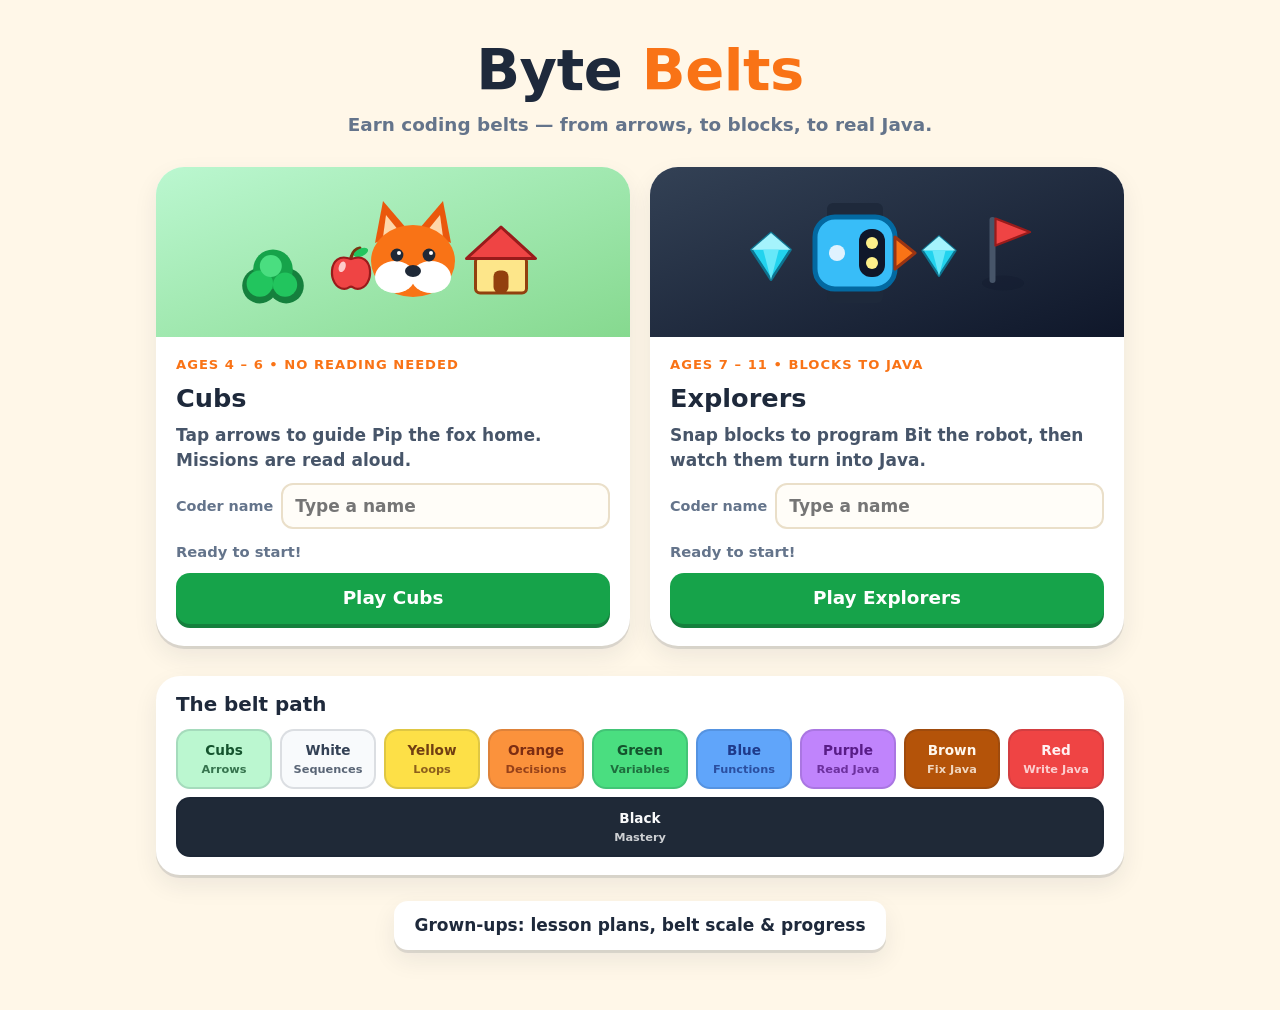
<file: index.html>
<!doctype html>
<html lang="en">
<head>
<meta charset="utf-8">
<meta name="viewport" content="width=device-width, initial-scale=1">
<title>Byte Belts</title>
<link rel="stylesheet" href="css/style.css">
</head>
<body>
<main class="home">
  <div class="home-hero">
    <h1>Byte <span>Belts</span></h1>
    <p>Earn coding belts — from arrows, to blocks, to real Java.</p>
  </div>

  <div class="tracks">
    <section class="track cubs">
      <div class="track-art" id="artCubs"></div>
      <div class="track-body">
        <span class="age">Ages 4 – 6 &bull; no reading needed</span>
        <h2>Cubs</h2>
        <p>Tap arrows to guide Pip the fox home. Missions are read aloud.</p>
        <div class="name-row"><label for="nameJunior">Coder name</label><input id="nameJunior" maxlength="20" autocomplete="off" placeholder="Type a name"></div>
        <div class="track-progress" id="progJunior"></div>
        <a class="btn btn-go" href="junior.html">Play Cubs</a>
      </div>
    </section>

    <section class="track explorers">
      <div class="track-art" id="artExplorers"></div>
      <div class="track-body">
        <span class="age">Ages 7 – 11 &bull; blocks to Java</span>
        <h2>Explorers</h2>
        <p>Snap blocks to program Bit the robot, then watch them turn into Java.</p>
        <div class="name-row"><label for="nameExplorer">Coder name</label><input id="nameExplorer" maxlength="20" autocomplete="off" placeholder="Type a name"></div>
        <div class="track-progress" id="progExplorer"></div>
        <a class="btn btn-go" href="explorer.html">Play Explorers</a>
      </div>
    </section>
  </div>

  <section class="path">
    <h3>The belt path</h3>
    <div class="path-steps" id="pathSteps"></div>
  </section>

  <div class="home-foot">
    <a href="parents.html">Grown-ups: lesson plans, belt scale &amp; progress</a>
  </div>
</main>

<script src="js/engine.js"></script>
<script src="js/java.js"></script>
<script src="js/levels-explorer.js"></script>
<script src="js/levels-junior.js"></script>
<script src="js/store.js"></script>
<script src="js/ui.js"></script>
<script>
(function () {
  var BB = window.BB, store = BB.store, S = BB.ui.SPRITES;
  function scene(parts) {
    return '<svg viewBox="0 0 320 150" width="100%" height="150" aria-hidden="true">' + parts.map(function (p) {
      return '<g transform="translate(' + p[1] + ',' + p[2] + ') scale(' + (p[3] || 1) + ')' + (p[4] ? ' rotate(' + p[4] + ')' : '') + '">' + S[p[0]] + '</g>';
    }).join('') + '</svg>';
  }
  document.getElementById('artCubs').innerHTML = scene([['bush', 40, 100, 1.1], ['apple', 118, 92, 1.1], ['pip', 180, 78, 2], ['home', 268, 86, 1.5]]);
  document.getElementById('artExplorers').innerHTML = scene([['gem', 44, 78, 1.3], ['bit', 128, 76, 2, 90], ['gem', 212, 78, 1.1], ['flag', 276, 76, 1.5]]);

  [['junior', 'nameJunior', 'progJunior', BB.junior], ['explorer', 'nameExplorer', 'progExplorer', BB.explorer]].forEach(function (t) {
    var input = document.getElementById(t[1]);
    input.value = store.track(t[0]).name || '';
    input.oninput = function () { store.track(t[0]).name = input.value.trim(); store.save(); };
    var done = t[3].levels.filter(function (l) { return store.isDone(t[0], l.id); }).length;
    var belt = store.currentBelt(t[0]);
    document.getElementById(t[2]).innerHTML = (belt ? BB.ui.beltHTML(belt, 44) + belt.name + ' &bull; ' : '') +
      (done ? done + ' of ' + t[3].levels.length + ' levels done' : 'Ready to start!');
  });

  var steps = [['Cubs', 'Arrows'], ['White', 'Sequences'], ['Yellow', 'Loops'], ['Orange', 'Decisions'], ['Green', 'Variables'],
               ['Blue', 'Functions'], ['Purple', 'Read Java'], ['Brown', 'Fix Java'], ['Red', 'Write Java'], ['Black', 'Mastery']];
  document.getElementById('pathSteps').innerHTML = steps.map(function (s, i) {
    var b = i === 0 ? { color: '#bbf7d0', ink: '#14532d' } : BB.explorer.belts[i - 1];
    return '<div class="path-step" style="background:' + b.color + ';color:' + b.ink + '">' + s[0] + '<small>' + s[1] + '</small></div>';
  }).join('');
})();
</script>
</body>
</html>
</file>
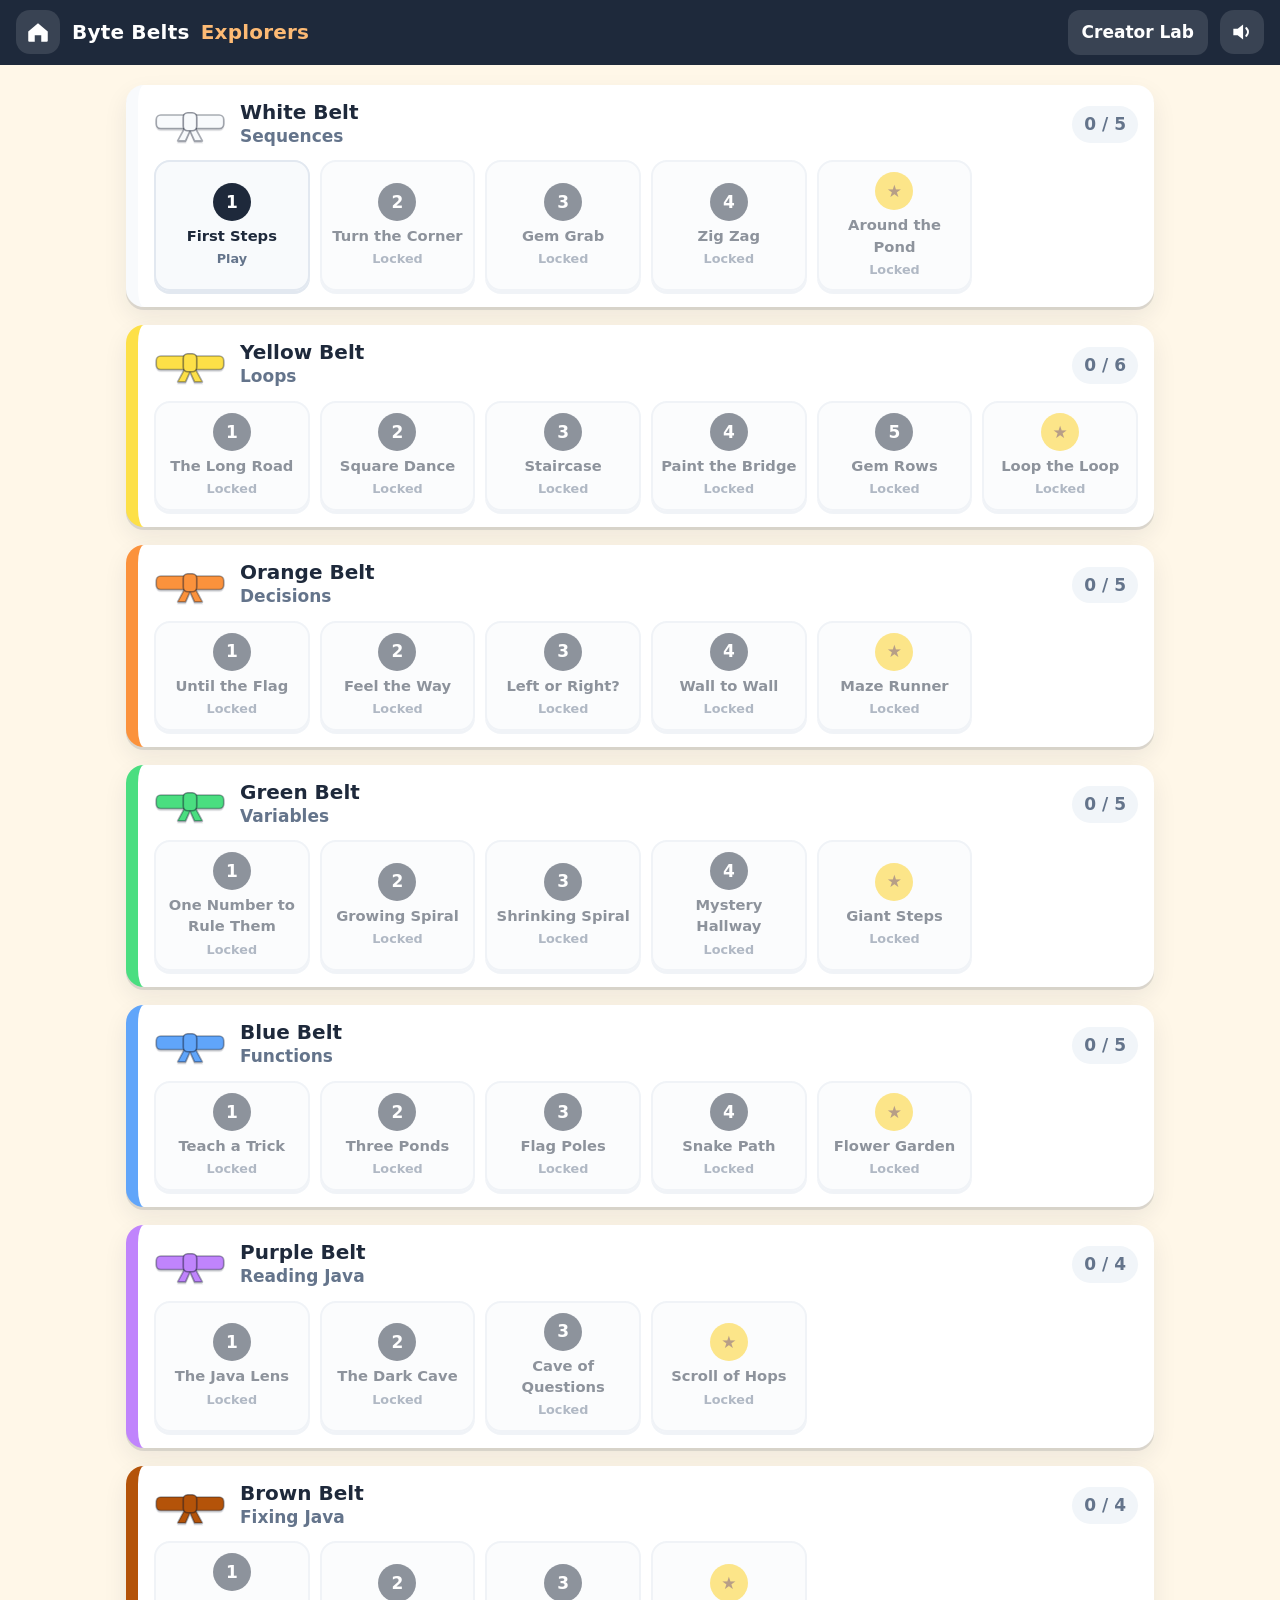
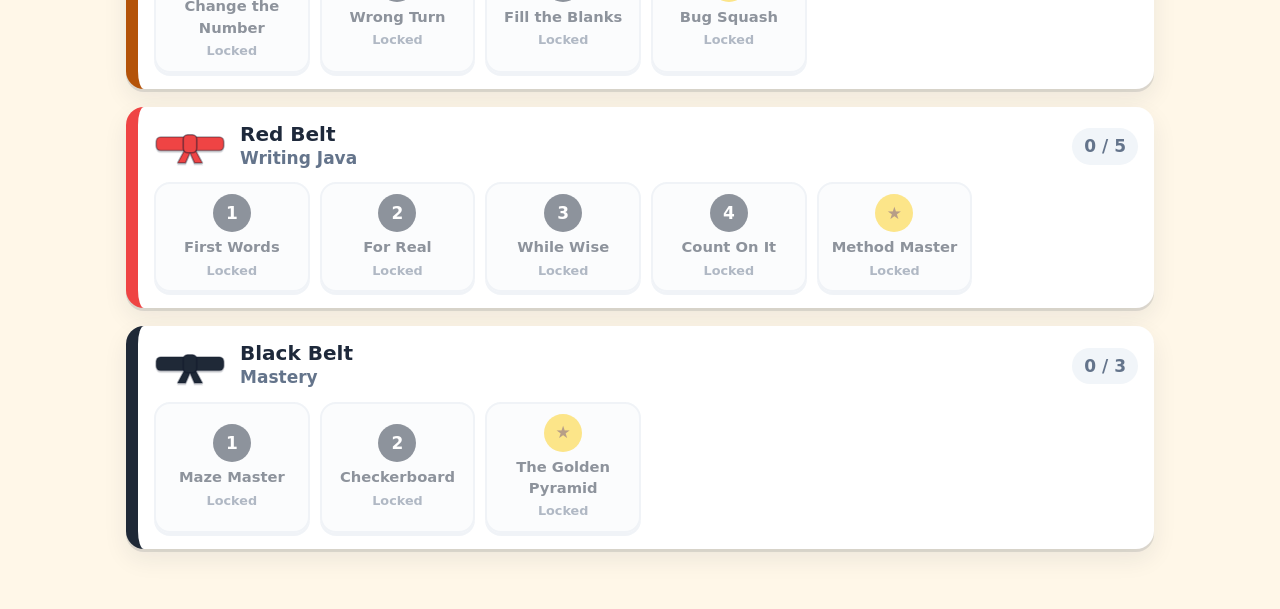
<file: explorer.html>
<!doctype html>
<html lang="en">
<head>
<meta charset="utf-8">
<meta name="viewport" content="width=device-width, initial-scale=1">
<title>Byte Belts Explorers</title>
<link rel="stylesheet" href="css/style.css">
</head>
<body class="explorer">
<header class="topbar">
  <a class="icon-btn" href="index.html" aria-label="Home">
    <svg viewBox="0 0 24 24" width="26" height="26" aria-hidden="true"><path d="M3 11.5 12 4l9 7.5V20a1 1 0 0 1-1 1h-5v-6H9v6H4a1 1 0 0 1-1-1z" fill="currentColor"/></svg>
  </a>
  <div class="brand">Byte Belts <span>Explorers</span></div>
  <div class="spacer"></div>
  <div id="beltChip" class="belt-chip"></div>
  <button id="labBtn" class="top-link">Creator Lab</button>
  <button id="soundBtn" class="icon-btn" aria-label="Sound on or off"></button>
</header>

<main id="map" class="map"></main>

<main id="play" hidden>
  <div class="play-grid">
    <section class="play-left">
      <div class="play-head">
        <button id="backBtn" class="btn btn-plain small">&#9664; Map</button>
        <h2 id="levelTitle"></h2>
      </div>
      <div id="board" class="board-host"></div>
      <div id="variantNote" class="variant-note" hidden></div>
      <div class="runbar">
        <button id="runBtn" class="btn btn-go">&#9654; Run</button>
        <button id="resetBtn" class="btn btn-plain">Reset</button>
        <label class="speed">Speed <input type="range" id="speed" min="1" max="3" step="1" value="1" aria-label="Speed"></label>
      </div>
      <div id="message" class="message" role="status" aria-live="polite" hidden></div>
      <div class="mission card">
        <h3>Mission</h3>
        <p id="mission"></p>
        <span id="rule" class="rule" hidden></span>
        <div id="scroll" class="scroll code" hidden></div>
        <div class="mission-foot">
          <button id="hintBtn" class="btn btn-plain small">Need a hint?</button>
          <button id="restartBtn" class="btn btn-plain small">Start over</button>
          <span id="counter" class="counter"></span>
        </div>
        <p id="hint" class="hint" hidden></p>
      </div>
    </section>

    <section class="play-right">
      <div class="workbar">
        <span id="modeTag" class="mode-tag">Blocks</span>
        <button id="lensBtn" class="btn btn-plain small" hidden>Java Lens</button>
      </div>
      <div id="blockWork" class="work">
        <div id="blockly"></div>
        <aside id="javaPanel" class="java-panel" hidden>
          <h3>Java Lens — your blocks as real Java</h3>
          <div id="javaView" class="code"></div>
        </aside>
      </div>
      <div id="javaWork" class="editor-wrap" hidden>
        <div class="editor">
          <pre id="editorView" class="code" aria-hidden="true"></pre>
          <textarea id="editorText" spellcheck="false" autocapitalize="off" autocomplete="off" autocorrect="off" aria-label="Java code editor"></textarea>
        </div>
        <aside class="cheat">
          <h3>Java cheat sheet</h3>
          <h4>Commands</h4>
          <code>hero.moveForward();</code><code>hero.turnLeft();</code><code>hero.turnRight();</code><code>hero.paint("red");</code>
          <h4>Questions (yes / no)</h4>
          <code>hero.pathAhead()</code><code>hero.pathLeft()</code><code>hero.pathRight()</code><code>hero.atGoal()</code>
          <h4>Repeat 4 times</h4>
          <code>for (int i = 0; i &lt; 4; i++) {
    ...
}</code>
          <h4>Repeat until at flag</h4>
          <code>while (!hero.atGoal()) {
    ...
}</code>
          <h4>Decide</h4>
          <code>if (hero.pathAhead()) {
    ...
} else {
    ...
}</code>
          <h4>Variable</h4>
          <code>int count = 0;
count = count + 1;</code>
          <h4>Method (your own command)</h4>
          <code>static void walk(int n) {
    ...
}
walk(3);</code>
        </aside>
      </div>
    </section>
  </div>
</main>

<main id="lab" class="lab" hidden>
  <div class="play-head">
    <button id="labBack" class="btn btn-plain small">&#9664; Map</button>
    <h2>Creator Lab — build your own level</h2>
  </div>
  <p>Pick a tool, then click squares on the board. Every level needs Bit, plus a flag, gems or paint spots. Then play it yourself or challenge your family!</p>
  <div id="labTools" class="lab-tools"></div>
  <div id="labBoard" class="board-host"></div>
  <div class="lab-actions">
    <button id="labTurn" class="btn btn-plain">Turn Bit &#8635;</button>
    <button id="labClear" class="btn btn-plain">Clear</button>
    <button id="labPlayBlocks" class="btn btn-go">&#9654; Play with blocks</button>
    <button id="labPlayJava" class="btn btn-go" hidden>&#9654; Play with Java</button>
  </div>
  <div id="labMsg" class="message" hidden></div>
</main>

<script src="vendor/blockly/blockly_compressed.js"></script>
<script src="vendor/blockly/blocks_compressed.js"></script>
<script src="vendor/blockly/en.js"></script>
<script src="js/engine.js"></script>
<script src="js/java.js"></script>
<script src="js/levels-explorer.js"></script>
<script src="js/store.js"></script>
<script src="js/ui.js"></script>
<script src="js/blocks.js"></script>
<script src="js/explorer.js"></script>
</body>
</html>
</file>
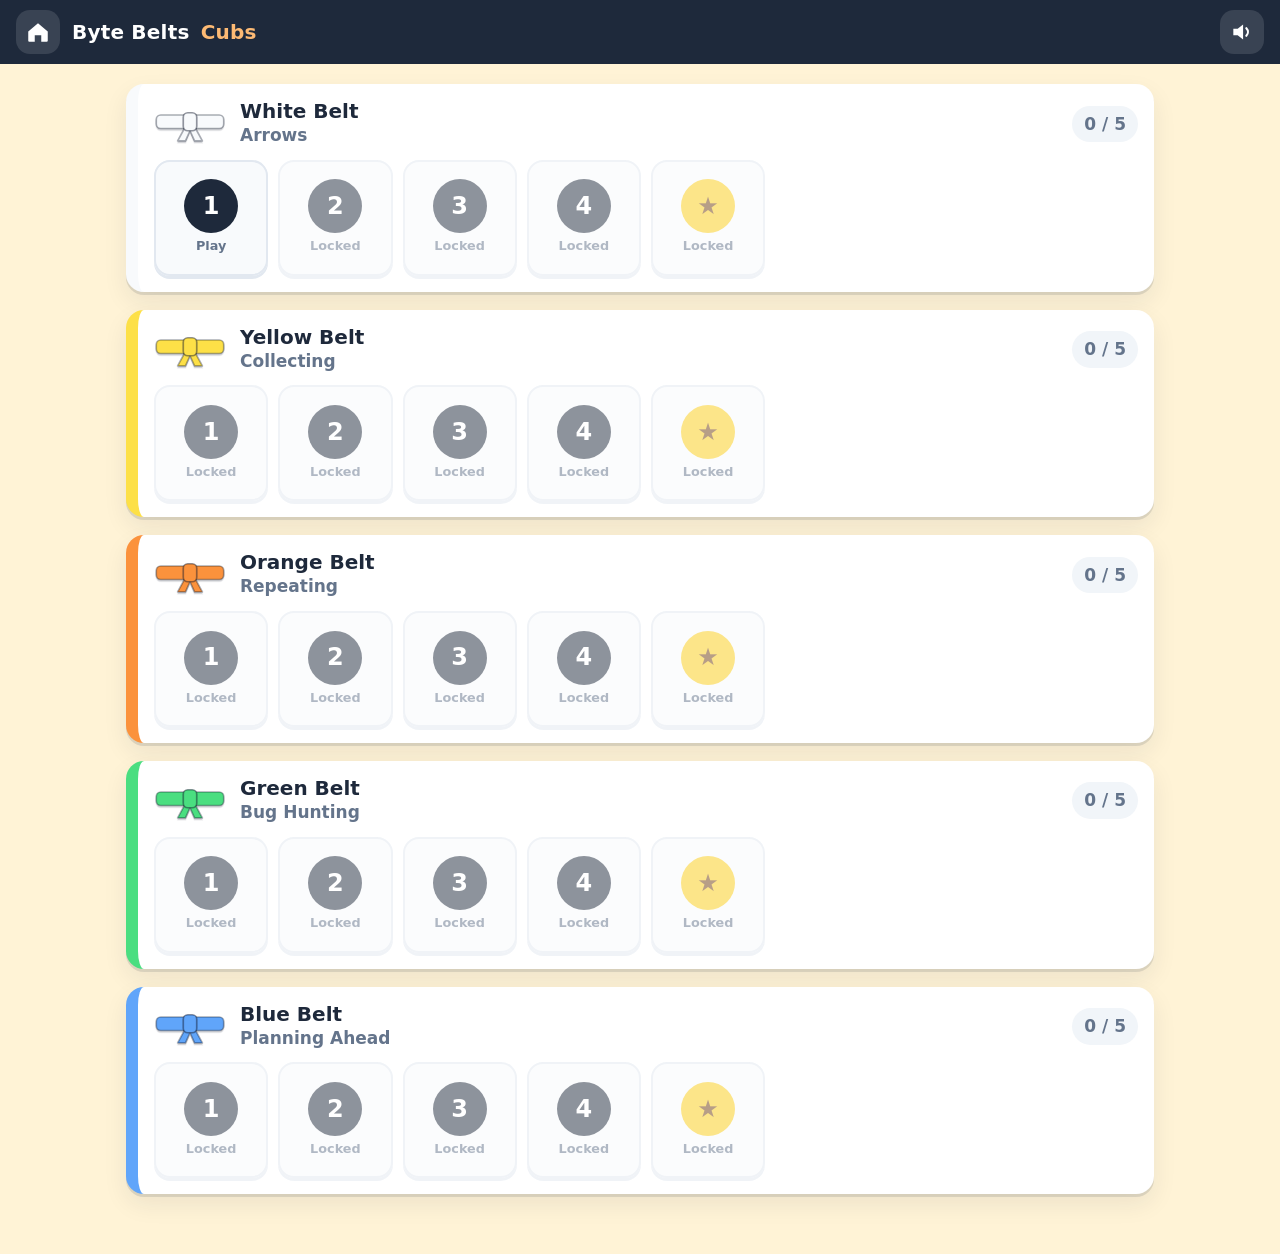
<file: junior.html>
<!doctype html>
<html lang="en">
<head>
<meta charset="utf-8">
<meta name="viewport" content="width=device-width, initial-scale=1, viewport-fit=cover">
<title>Byte Belts Cubs</title>
<link rel="stylesheet" href="css/style.css">
</head>
<body class="junior">
<header class="topbar">
  <a class="icon-btn" href="index.html" aria-label="Home">
    <svg viewBox="0 0 24 24" width="26" height="26" aria-hidden="true"><path d="M3 11.5 12 4l9 7.5V20a1 1 0 0 1-1 1h-5v-6H9v6H4a1 1 0 0 1-1-1z" fill="currentColor"/></svg>
  </a>
  <div class="brand">Byte Belts <span>Cubs</span></div>
  <div class="spacer"></div>
  <div id="beltChip" class="belt-chip"></div>
  <button id="soundBtn" class="icon-btn" aria-label="Sound on or off"></button>
</header>

<main id="map" class="map"></main>

<main id="play" class="jr-play" hidden>
  <div class="jr-head">
    <button id="backBtn" class="icon-btn big" aria-label="Back to the map">
      <svg viewBox="0 0 24 24" width="30" height="30" aria-hidden="true"><path d="M15 5 8 12l7 7" fill="none" stroke="currentColor" stroke-width="3.5" stroke-linecap="round" stroke-linejoin="round"/></svg>
    </button>
    <p id="say" class="say"></p>
    <button id="speakBtn" class="icon-btn big speak" aria-label="Read it to me">
      <svg viewBox="0 0 24 24" width="30" height="30" aria-hidden="true"><path d="M4 9v6h4l5 4V5L8 9z" fill="currentColor"/><path d="M16 8.5a5 5 0 0 1 0 7M18.5 6a8.5 8.5 0 0 1 0 12" fill="none" stroke="currentColor" stroke-width="2" stroke-linecap="round"/></svg>
    </button>
  </div>
  <div id="board" class="board-host"></div>
  <div id="toast" class="toast" role="status" aria-live="polite" hidden></div>
  <div class="strip-wrap">
    <div id="strip" class="strip" aria-label="Your program"></div>
    <button id="goBtn" class="go-btn" aria-label="Go">
      <svg viewBox="0 0 24 24" width="44" height="44" aria-hidden="true"><path d="M7 4.5v15l13-7.5z" fill="currentColor"/></svg>
      <span>Go</span>
    </button>
  </div>
  <div class="palette">
    <div id="arrows" class="palette-row"></div>
    <div id="numbers" class="palette-row numbers"></div>
    <button id="trashBtn" class="tile-btn trash" aria-label="Remove an arrow">
      <svg viewBox="0 0 24 24" width="34" height="34" aria-hidden="true"><path d="M5 7h14M10 7V4h4v3M7 7l1 13h8l1-13" fill="none" stroke="currentColor" stroke-width="2.4" stroke-linecap="round" stroke-linejoin="round"/></svg>
    </button>
  </div>
</main>

<script src="js/engine.js"></script>
<script src="js/levels-junior.js"></script>
<script src="js/store.js"></script>
<script src="js/ui.js"></script>
<script src="js/junior.js"></script>
</body>
</html>
</file>
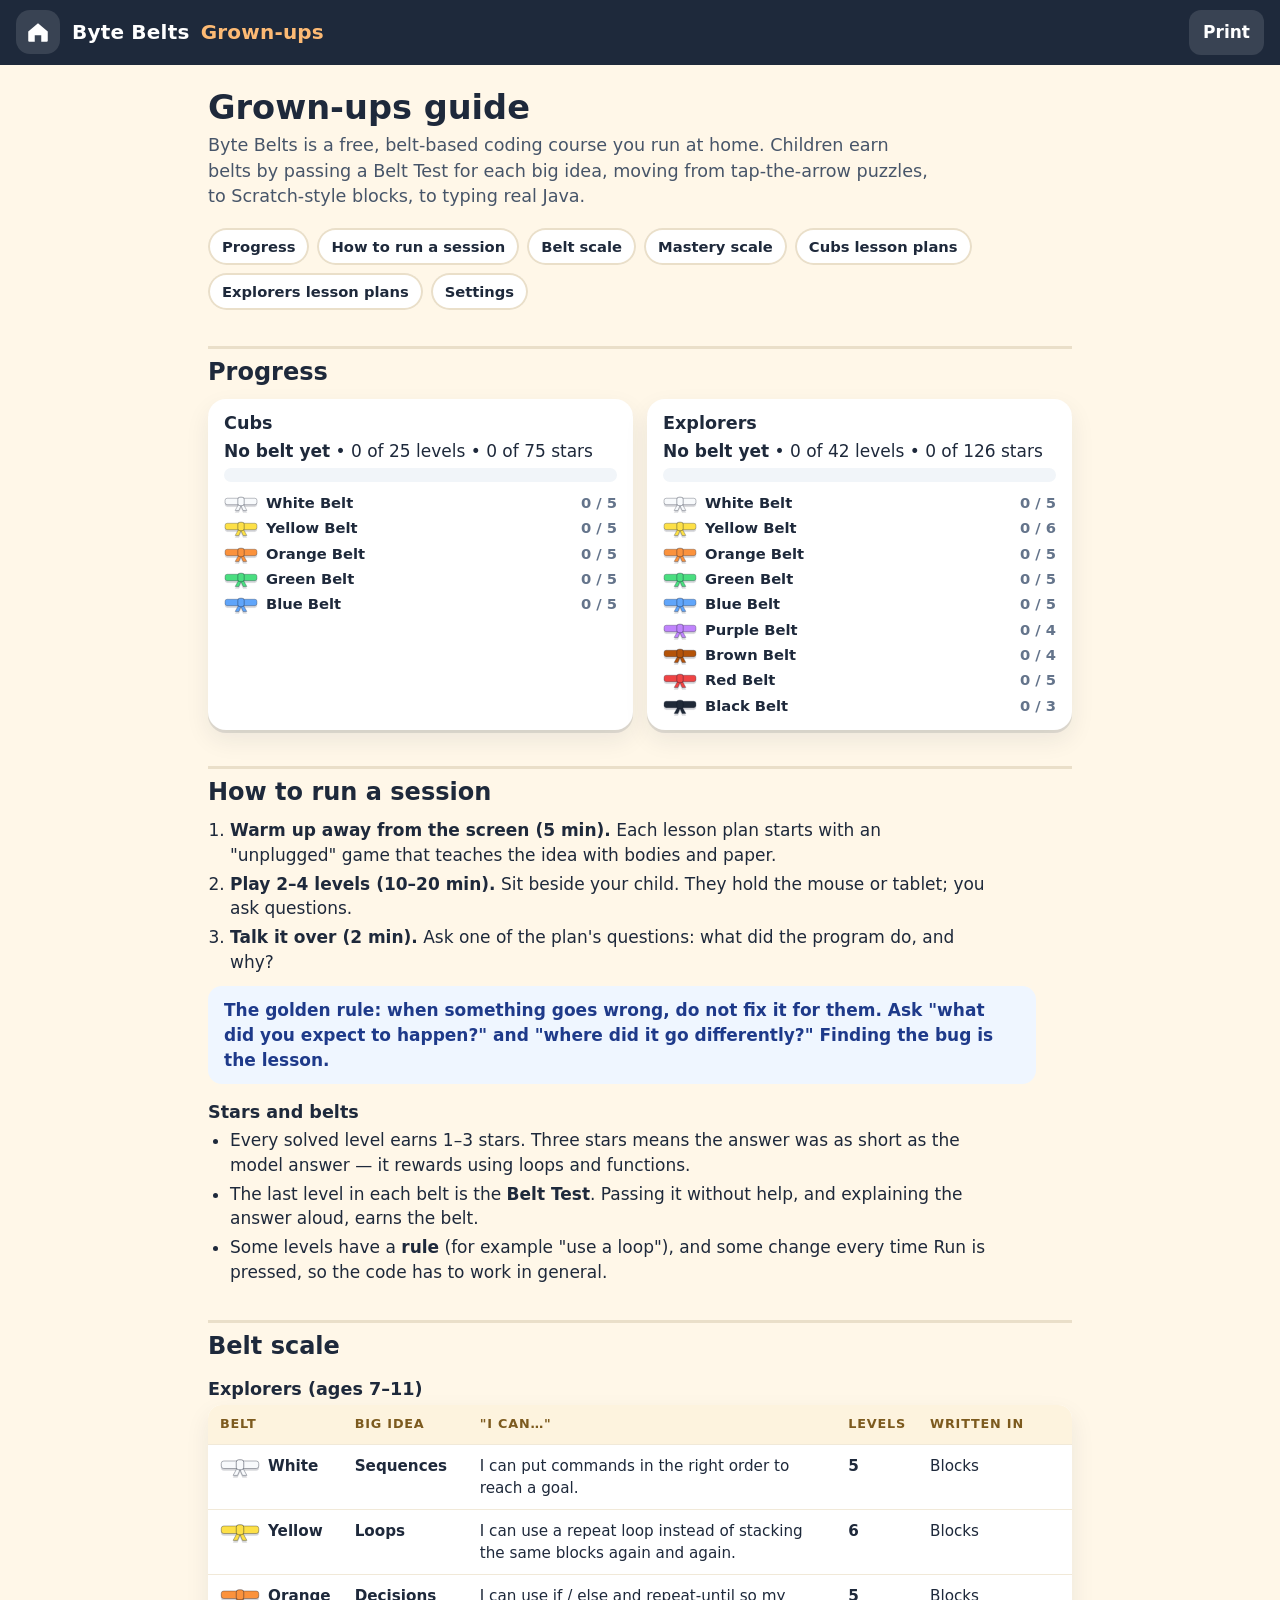
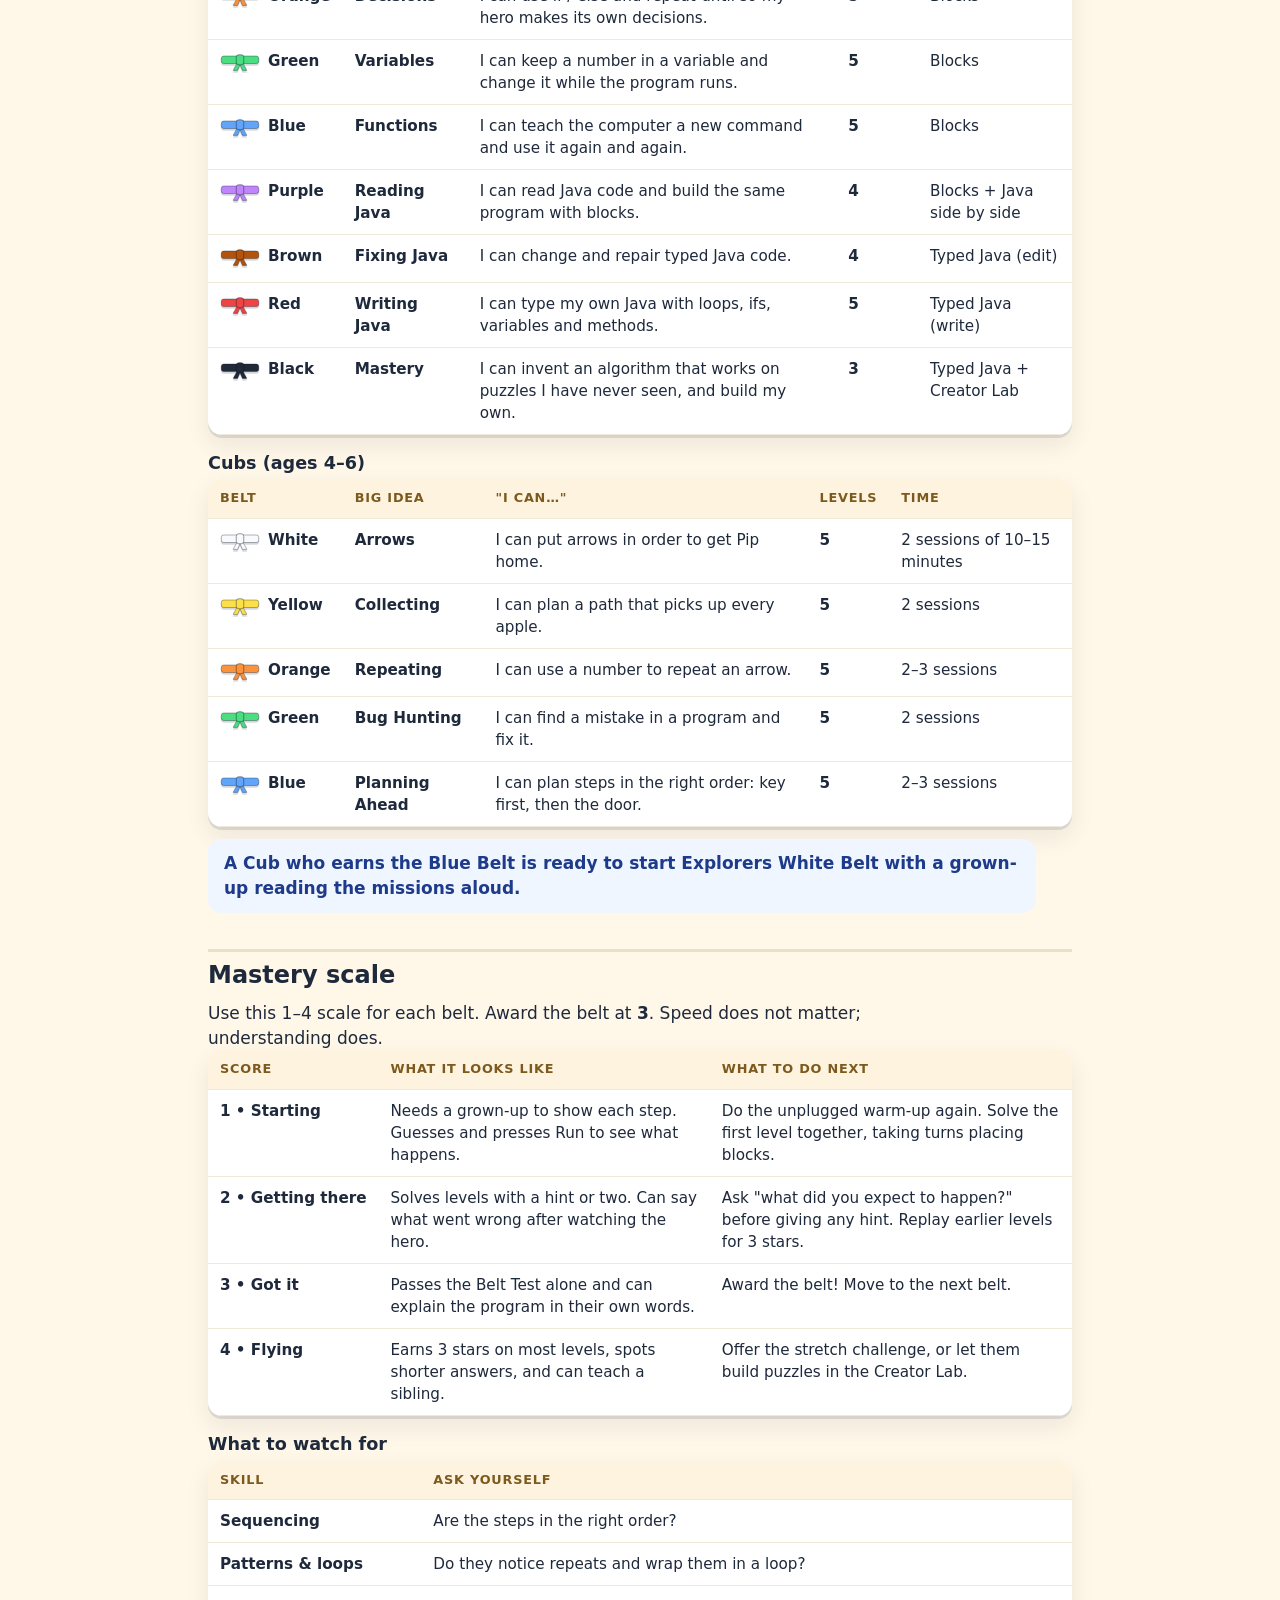
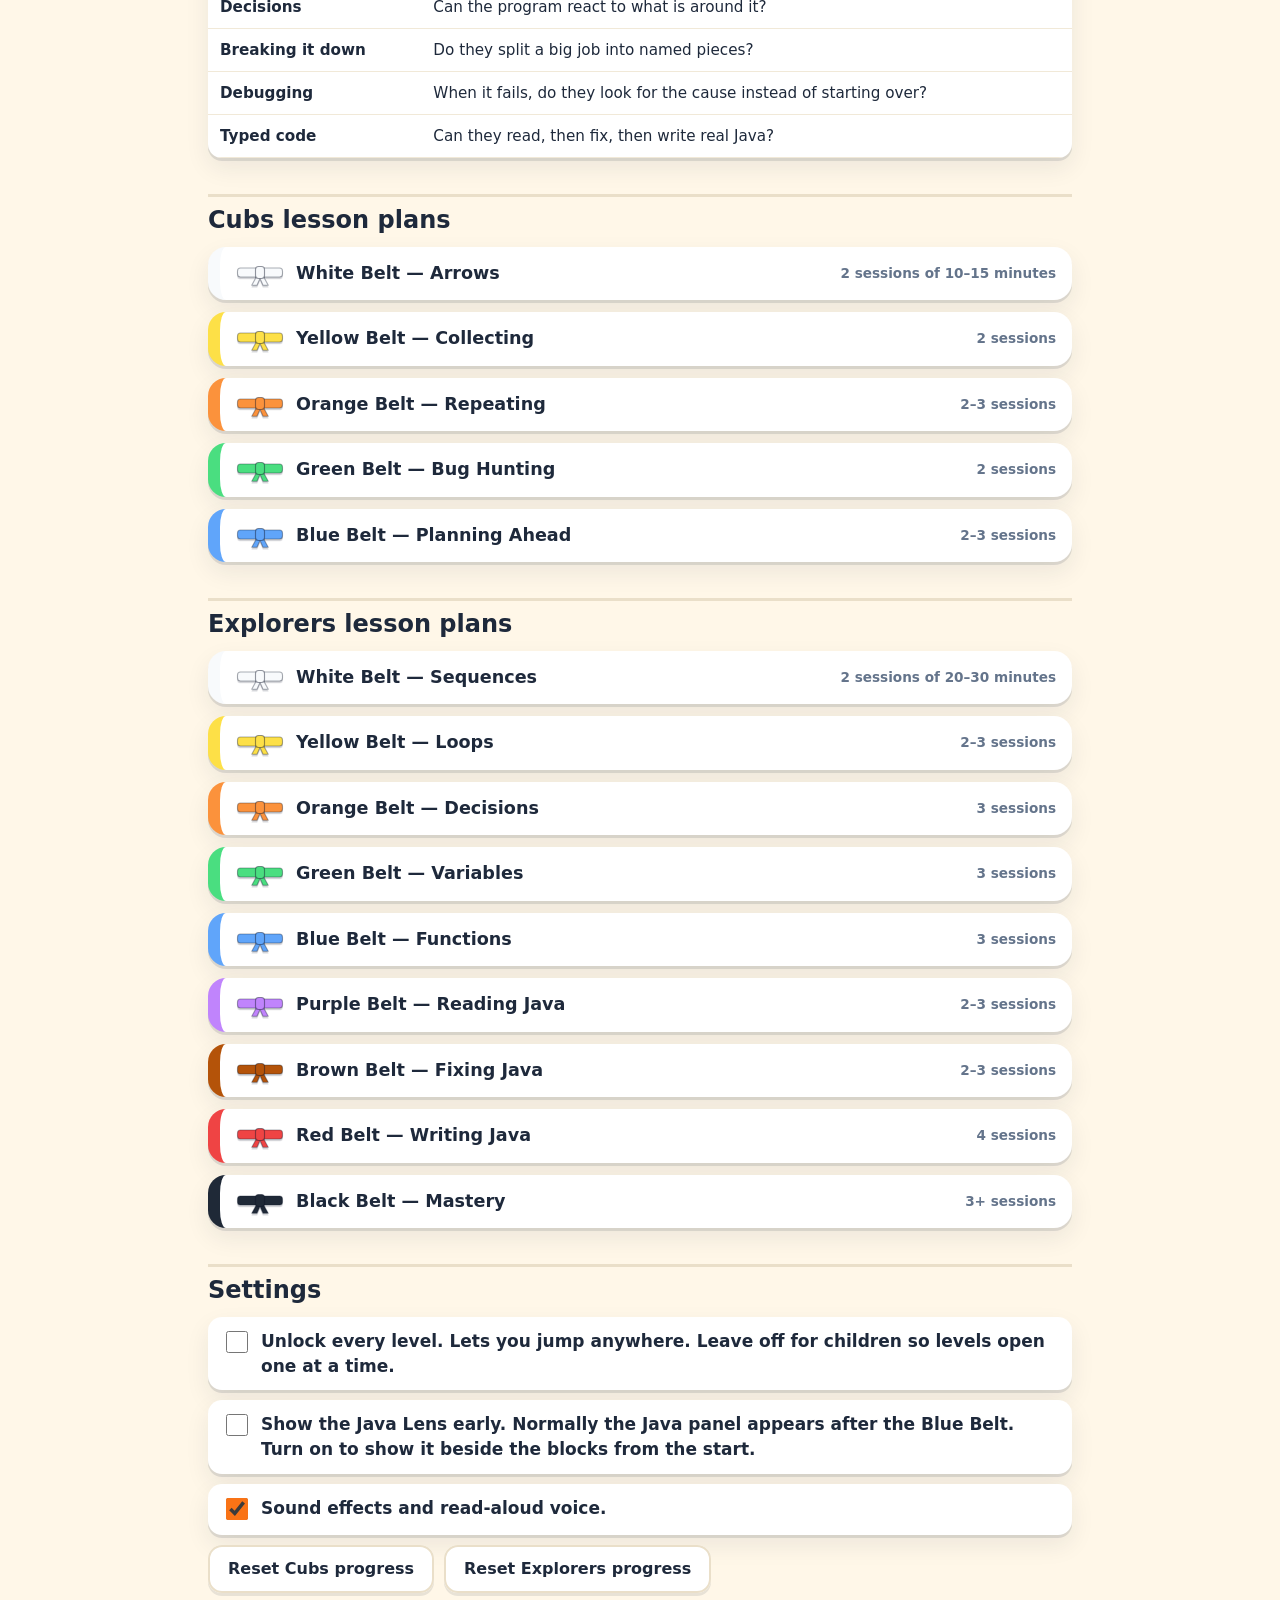
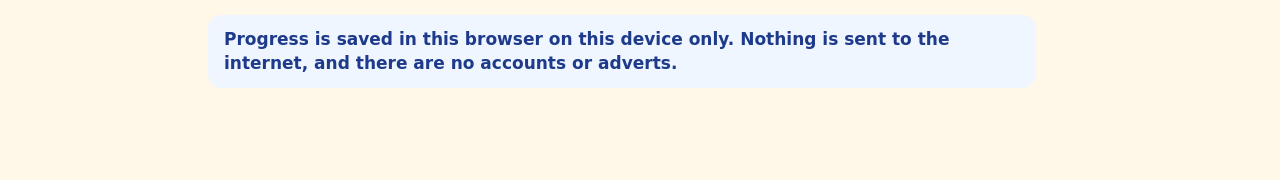
<file: parents.html>
<!doctype html>
<html lang="en">
<head>
<meta charset="utf-8">
<meta name="viewport" content="width=device-width, initial-scale=1">
<title>Byte Belts Grown-ups Guide</title>
<link rel="stylesheet" href="css/style.css">
</head>
<body>
<header class="topbar">
  <a class="icon-btn" href="index.html" aria-label="Home">
    <svg viewBox="0 0 24 24" width="26" height="26" aria-hidden="true"><path d="M3 11.5 12 4l9 7.5V20a1 1 0 0 1-1 1h-5v-6H9v6H4a1 1 0 0 1-1-1z" fill="currentColor"/></svg>
  </a>
  <div class="brand">Byte Belts <span>Grown-ups</span></div>
  <div class="spacer"></div>
  <button class="top-link" onclick="window.print()">Print</button>
</header>

<main class="guide">
  <h1>Grown-ups guide</h1>
  <p class="lede">Byte Belts is a free, belt-based coding course you run at home. Children earn belts by passing a Belt Test for each big idea, moving from tap-the-arrow puzzles, to Scratch-style blocks, to typing real Java.</p>
  <nav class="guide-nav no-print">
    <a href="#progress">Progress</a><a href="#how">How to run a session</a><a href="#belts">Belt scale</a>
    <a href="#scale">Mastery scale</a><a href="#plans-cubs">Cubs lesson plans</a><a href="#plans-explorers">Explorers lesson plans</a><a href="#settings">Settings</a>
  </nav>

  <h2 id="progress">Progress</h2>
  <div class="progress-grid" id="progressGrid"></div>

  <h2 id="how">How to run a session</h2>
  <ol>
    <li><b>Warm up away from the screen (5 min).</b> Each lesson plan starts with an "unplugged" game that teaches the idea with bodies and paper.</li>
    <li><b>Play 2–4 levels (10–20 min).</b> Sit beside your child. They hold the mouse or tablet; you ask questions.</li>
    <li><b>Talk it over (2 min).</b> Ask one of the plan's questions: what did the program do, and why?</li>
  </ol>
  <p class="note">The golden rule: when something goes wrong, do not fix it for them. Ask "what did you expect to happen?" and "where did it go differently?" Finding the bug is the lesson.</p>
  <h3>Stars and belts</h3>
  <ul>
    <li>Every solved level earns 1–3 stars. Three stars means the answer was as short as the model answer — it rewards using loops and functions.</li>
    <li>The last level in each belt is the <b>Belt Test</b>. Passing it without help, and explaining the answer aloud, earns the belt.</li>
    <li>Some levels have a <b>rule</b> (for example "use a loop"), and some change every time Run is pressed, so the code has to work in general.</li>
  </ul>

  <h2 id="belts">Belt scale</h2>
  <h3>Explorers (ages 7–11)</h3>
  <div class="table-wrap"><table id="beltTableExplorer"></table></div>
  <h3>Cubs (ages 4–6)</h3>
  <div class="table-wrap"><table id="beltTableJunior"></table></div>
  <p class="note">A Cub who earns the Blue Belt is ready to start Explorers White Belt with a grown-up reading the missions aloud.</p>

  <h2 id="scale">Mastery scale</h2>
  <p>Use this 1–4 scale for each belt. Award the belt at <b>3</b>. Speed does not matter; understanding does.</p>
  <div class="table-wrap"><table id="scaleTable"></table></div>
  <h3>What to watch for</h3>
  <div class="table-wrap"><table id="strandTable"></table></div>

  <h2 id="plans-cubs">Cubs lesson plans</h2>
  <div id="plansJunior"></div>

  <h2 id="plans-explorers">Explorers lesson plans</h2>
  <div id="plansExplorer"></div>

  <h2 id="settings" class="no-print">Settings</h2>
  <div class="settings no-print">
    <label><input type="checkbox" id="setUnlock"> <span><b>Unlock every level.</b> Lets you jump anywhere. Leave off for children so levels open one at a time.</span></label>
    <label><input type="checkbox" id="setLens"> <span><b>Show the Java Lens early.</b> Normally the Java panel appears after the Blue Belt. Turn on to show it beside the blocks from the start.</span></label>
    <label><input type="checkbox" id="setSound"> <span><b>Sound effects and read-aloud voice.</b></span></label>
    <div class="lab-actions">
      <button class="btn btn-plain" id="resetJunior">Reset Cubs progress</button>
      <button class="btn btn-plain" id="resetExplorer">Reset Explorers progress</button>
    </div>
    <p class="note">Progress is saved in this browser on this device only. Nothing is sent to the internet, and there are no accounts or adverts.</p>
  </div>
</main>

<script src="js/engine.js"></script>
<script src="js/java.js"></script>
<script src="js/levels-explorer.js"></script>
<script src="js/levels-junior.js"></script>
<script src="js/curriculum.js"></script>
<script src="js/store.js"></script>
<script src="js/ui.js"></script>
<script src="js/parents.js"></script>
</body>
</html>
</file>
<file: css/style.css>
/* Byte Belts — one stylesheet for every page. */
:root {
  --bg: #fff7e8;
  --card: #ffffff;
  --ink: #1e293b;
  --soft: #64748b;
  --line: #eadfc9;
  --accent: #f97316;
  --go: #16a34a;
  --go-dark: #15803d;
  --navy: #1e293b;
  --radius: 18px;
  --shadow: 0 3px 0 rgba(30, 41, 59, .12), 0 10px 24px rgba(30, 41, 59, .08);
  --font: ui-rounded, "SF Pro Rounded", "Nunito", "Segoe UI", system-ui, -apple-system, sans-serif;
  --mono: ui-monospace, "SF Mono", Menlo, Consolas, monospace;
}
* { box-sizing: border-box; }
html { -webkit-text-size-adjust: 100%; }
body {
  margin: 0; background: var(--bg); color: var(--ink);
  font-family: var(--font); font-size: 17px; line-height: 1.45;
  min-height: 100vh; -webkit-tap-highlight-color: transparent;
}
h1, h2, h3 { line-height: 1.15; margin: 0; text-wrap: balance; }
p { margin: 0; }
button { font: inherit; color: inherit; cursor: pointer; }
[hidden] { display: none !important; }
:focus-visible { outline: 3px solid #0ea5e9; outline-offset: 3px; }

/* ---------- top bar ---------- */
.topbar {
  display: flex; align-items: center; gap: 12px; padding: 10px 16px;
  background: var(--navy); color: #fff; position: sticky; top: 0; z-index: 20;
}
.brand { font-weight: 800; font-size: 1.25rem; letter-spacing: .2px; white-space: nowrap; }
.brand span { color: #fdba74; margin-left: 4px; }
.spacer { flex: 1; }
.icon-btn {
  display: inline-grid; place-items: center; width: 44px; height: 44px; border-radius: 14px; border: 0;
  background: rgba(255, 255, 255, .12); color: #fff; text-decoration: none; flex: none;
}
.icon-btn:hover { background: rgba(255, 255, 255, .22); }
.icon-btn.big { width: 60px; height: 60px; border-radius: 18px; background: #fff; color: var(--navy); box-shadow: var(--shadow); }
.belt-chip { display: flex; align-items: center; gap: 8px; font-weight: 700; font-size: .95rem; white-space: nowrap; }
.top-link { color: #fff; font-weight: 700; text-decoration: none; padding: 10px 14px; border-radius: 12px; background: rgba(255, 255, 255, .12); border: 0; white-space: nowrap; }
.top-link:hover { background: rgba(255, 255, 255, .22); }

/* ---------- buttons ---------- */
.btn {
  border: 0; border-radius: 14px; padding: 12px 20px; font-weight: 800; font-size: 1rem;
  display: inline-flex; align-items: center; gap: 8px; justify-content: center; min-height: 48px;
}
.btn-go { background: var(--go); color: #fff; box-shadow: 0 4px 0 var(--go-dark); }
.btn-go:hover { filter: brightness(1.07); }
.btn-go:active { transform: translateY(3px); box-shadow: 0 1px 0 var(--go-dark); }
.btn-stop { background: #dc2626; color: #fff; box-shadow: 0 4px 0 #991b1b; }
.btn-plain { background: #fff; color: var(--ink); box-shadow: inset 0 0 0 2px var(--line), 0 3px 0 rgba(30, 41, 59, .1); }
.btn-plain:hover { background: #fffaf0; }
.btn.small { min-height: 38px; padding: 6px 14px; font-size: .9rem; border-radius: 12px; }

/* ---------- level map ---------- */
.map { max-width: 1060px; margin: 0 auto; padding: 20px 16px 60px; display: grid; gap: 18px; }
.belt-row { background: var(--card); border-radius: var(--radius); box-shadow: var(--shadow); padding: 16px; border-left: 12px solid var(--belt); }
.belt-head { display: flex; align-items: center; gap: 14px; margin-bottom: 12px; }
.belt-head h3 { font-size: 1.25rem; }
.belt-head p { color: var(--soft); font-weight: 600; }
.belt-count { margin-left: auto; font-weight: 800; color: var(--soft); background: #f1f5f9; padding: 6px 12px; border-radius: 99px; white-space: nowrap; }
.belt-row.earned .belt-count { background: #dcfce7; color: #166534; }
.belt-icon { flex: none; filter: drop-shadow(0 2px 0 rgba(15, 23, 42, .18)); }
.level-row { display: grid; grid-template-columns: repeat(auto-fill, minmax(150px, 1fr)); gap: 10px; }
.level-btn {
  border: 0; border-radius: 16px; background: #f8fafc; padding: 12px 10px; display: grid; gap: 4px; justify-items: center;
  box-shadow: inset 0 0 0 2px #e2e8f0, 0 3px 0 #e2e8f0; text-align: center; min-height: 104px; align-content: center;
}
.level-btn:hover:not(.locked) { background: #fff; box-shadow: inset 0 0 0 3px var(--accent), 0 3px 0 #fdba74; }
.level-btn.done { background: #f0fdf4; box-shadow: inset 0 0 0 2px #86efac, 0 3px 0 #bbf7d0; }
.level-btn.locked { opacity: .5; cursor: not-allowed; }
.level-btn.test .level-num { background: #facc15; color: #713f12; }
.level-num { width: 38px; height: 38px; border-radius: 50%; background: var(--navy); color: #fff; display: grid; place-items: center; font-weight: 800; }
.level-name { font-weight: 700; font-size: .92rem; }
.stars { letter-spacing: 2px; color: #cbd5e1; font-size: 1.05rem; }
.stars .on { color: #f59e0b; }
.stars.ghost { letter-spacing: 0; font-size: .8rem; font-weight: 700; color: var(--soft); }

/* ---------- the game board ---------- */
.board-host { display: grid; place-items: center; }
.board { width: 100%; height: auto; display: block; border-radius: 18px; }
.board-explorer .board-bg { fill: #1e293b; }
.board-explorer .tile-a { fill: #e2e8f0; }
.board-explorer .tile-b { fill: #f1f5f9; }
.board-junior .board-bg { fill: #86d98f; }
.board-junior .tile-a { fill: #fdf0d0; }
.board-junior .tile-b { fill: #f9e2ad; }
.hero-pos, .hero-rot { transition: transform 380ms ease-in-out; }
.sprite { transition: transform .3s ease, opacity .3s ease; }
.sprite.bob { animation: bob 1.6s ease-in-out infinite; }
.sprite.taken { transform: scale(0) translateY(-30px); opacity: 0; animation: none; }
.sprite.door.taken { transform: scale(.2); }
.painted { opacity: .88; animation: pop .25s ease-out; transform-box: fill-box; transform-origin: center; }
.fog rect { fill: #0f172a; }
.fog text { fill: #475569; font: 800 26px var(--font); }
.fog { transition: opacity .35s ease; }
.fog.clear { opacity: 0; }
@keyframes bob { 0%, 100% { transform: translateY(-2px); } 50% { transform: translateY(3px); } }
@keyframes pop { from { transform: scale(.3); } to { transform: scale(1); } }

/* ---------- pop-ups ---------- */
.modal-back { position: fixed; inset: 0; background: rgba(15, 23, 42, .55); display: grid; place-items: center; z-index: 100; padding: 16px; }
.modal { background: #fff; border-radius: 26px; padding: 28px; max-width: 480px; width: 100%; text-align: center; box-shadow: 0 30px 60px rgba(0, 0, 0, .3); animation: rise .25s ease-out; }
.modal h2 { font-size: 1.7rem; margin-bottom: 10px; }
.modal-body { color: #475569; margin-bottom: 6px; }
.modal-art { margin-bottom: 8px; }
.modal-art .stars { font-size: 3.4rem; letter-spacing: 6px; }
.modal-buttons { display: flex; gap: 12px; justify-content: center; margin-top: 20px; flex-wrap: wrap; }
.modal-buttons .btn { min-width: 120px; }
.modal-belt .belt-can { font-size: 1.1rem; font-weight: 700; color: var(--ink); }
@keyframes rise { from { transform: translateY(20px) scale(.96); opacity: 0; } to { transform: none; opacity: 1; } }
.confetti { position: fixed; inset: 0; pointer-events: none; overflow: hidden; z-index: 200; }
.confetti i { position: absolute; top: -20px; width: 10px; height: 16px; border-radius: 3px; animation: fall linear forwards; }
@keyframes fall { to { top: 105%; transform: rotate(720deg) translateX(40px); } }

/* =====================  CUBS (age 5)  ===================== */
.junior { background: #fff3d6; }
.junior .level-row { grid-template-columns: repeat(auto-fill, minmax(104px, 1fr)); }
.junior .level-btn { min-height: 116px; }
.junior .level-num { width: 54px; height: 54px; font-size: 1.5rem; }
.jr-play { max-width: 900px; margin: 0 auto; padding: 12px 14px 28px; display: grid; gap: 12px; }
.jr-head { display: flex; align-items: center; gap: 12px; }
.say { flex: 1; background: #fff; border-radius: 18px; padding: 12px 16px; font-size: 1.15rem; font-weight: 700; box-shadow: var(--shadow); }
.icon-btn.speak { background: #38bdf8; color: #fff; }
.junior .board { max-height: 44vh; }
.strip-wrap { display: flex; gap: 12px; align-items: stretch; }
.strip {
  flex: 1; display: flex; flex-wrap: wrap; gap: 8px; align-items: center; min-height: 84px;
  background: #fff; border-radius: 20px; padding: 10px; box-shadow: inset 0 0 0 3px #f1e4c3, var(--shadow);
}
.strip.shake { animation: shake .35s; }
@keyframes shake { 25% { transform: translateX(-6px); } 75% { transform: translateX(6px); } }
.slot { width: 64px; height: 64px; border-radius: 16px; border: 3px dashed #d6c7a1; }
.tile-btn {
  width: 72px; height: 72px; border-radius: 18px; border: 0; display: grid; place-items: center; position: relative;
  box-shadow: inset 0 -5px 0 rgba(15, 23, 42, .22), 0 3px 8px rgba(15, 23, 42, .15); color: #fff; flex: none;
}
.tile-btn:active { transform: translateY(2px); }
.tile-btn.in-strip { width: 64px; height: 64px; border-radius: 16px; }
.tile-btn.selected { outline: 5px solid #0f172a; outline-offset: 2px; }
.tile-btn.glow { outline: 6px solid #fde047; outline-offset: 2px; transform: scale(1.1); }
.tile-btn.number { background: #fff; color: var(--navy); font-size: 1.9rem; font-weight: 800; box-shadow: inset 0 0 0 3px var(--navy), inset 0 -5px 0 rgba(15, 23, 42, .12); }
.tile-btn.trash { background: #f1f5f9; color: #475569; margin-left: auto; }
.times {
  position: absolute; right: -8px; top: -10px; background: #0f172a; color: #fff; border-radius: 99px;
  padding: 1px 9px; font-size: 1.05rem; font-weight: 800; border: 3px solid #fff;
}
.palette { display: flex; flex-wrap: wrap; gap: 12px; align-items: center; background: rgba(255, 255, 255, .6); padding: 12px; border-radius: 22px; }
.palette-row { display: flex; gap: 10px; flex-wrap: wrap; }
.palette-row.numbers { padding-left: 12px; border-left: 3px solid #e2d3ac; }
.go-btn {
  width: 104px; border: 0; border-radius: 22px; background: #cbd5e1; color: #fff; display: grid; place-items: center; align-content: center;
  font-weight: 800; font-size: 1.2rem; box-shadow: 0 5px 0 #94a3b8; flex: none; min-height: 84px;
}
.go-btn.ready { background: var(--go); box-shadow: 0 5px 0 var(--go-dark); animation: pulse 1.6s ease-in-out infinite; }
.go-btn:active { transform: translateY(4px); box-shadow: none; }
@keyframes pulse { 50% { transform: scale(1.05); } }
.toast { background: #fff; border-left: 10px solid var(--accent); border-radius: 16px; padding: 12px 16px; font-weight: 800; font-size: 1.15rem; box-shadow: var(--shadow); }

/* =====================  EXPLORERS (age 8)  ===================== */
.play-grid { display: grid; grid-template-columns: minmax(300px, 420px) 1fr; gap: 14px; padding: 14px; height: calc(100vh - 64px); min-height: 560px; }
.play-left { display: flex; flex-direction: column; gap: 10px; overflow-y: auto; min-width: 0; padding-right: 2px; }
.play-head { display: flex; align-items: center; gap: 10px; }
.play-head h2 { font-size: 1.2rem; }
.runbar { display: flex; gap: 10px; align-items: center; flex-wrap: wrap; }
.runbar .btn { flex: 1; }
.speed { display: flex; align-items: center; gap: 6px; font-weight: 700; color: var(--soft); font-size: .9rem; }
.speed input { width: 80px; accent-color: var(--accent); }
.card { background: var(--card); border-radius: var(--radius); box-shadow: var(--shadow); padding: 14px 16px; }
.mission h3 { font-size: .8rem; text-transform: uppercase; letter-spacing: 1.2px; color: var(--accent); margin-bottom: 4px; }
.mission p { font-weight: 600; }
.rule { margin-top: 8px; display: inline-block; background: #fef3c7; color: #92400e; font-weight: 800; padding: 4px 12px; border-radius: 99px; font-size: .88rem; }
.mission-foot { display: flex; align-items: center; gap: 10px; margin-top: 10px; flex-wrap: wrap; }
.counter { margin-left: auto; font-weight: 800; color: var(--soft); font-size: .9rem; }
.counter b { color: var(--ink); }
.hint { margin-top: 8px; background: #eff6ff; border-radius: 12px; padding: 10px 12px; color: #1e3a8a; font-weight: 600; }
.variant-note { font-size: .85rem; font-weight: 800; color: #7c3aed; text-align: center; }
.message { border-radius: var(--radius); padding: 12px 16px; font-weight: 700; background: #fff1f2; color: #9f1239; border-left: 10px solid #f43f5e; }
.message.good { background: #f0fdf4; color: #166534; border-color: #22c55e; }
.message small { display: block; font-weight: 600; opacity: .85; margin-top: 2px; }

.play-right { display: flex; flex-direction: column; min-width: 0; min-height: 0; gap: 8px; }
.workbar { display: flex; align-items: center; gap: 10px; }
.mode-tag { font-weight: 800; background: var(--navy); color: #fff; padding: 6px 14px; border-radius: 99px; font-size: .9rem; }
.work { flex: 1; display: flex; gap: 10px; min-height: 0; }
#blockly { flex: 1; min-width: 0; border-radius: var(--radius); overflow: hidden; box-shadow: var(--shadow); background: #f8fafc; }
.java-panel { width: min(38%, 400px); display: flex; flex-direction: column; background: #0f172a; border-radius: var(--radius); overflow: hidden; box-shadow: var(--shadow); }
.java-panel h3 { color: #c4b5fd; font-size: .8rem; text-transform: uppercase; letter-spacing: 1.2px; padding: 12px 14px 6px; }
.code { font-family: var(--mono); font-size: 13.5px; line-height: 1.55; margin: 0; tab-size: 4; }
.java-panel .code, .scroll { color: #e2e8f0; overflow: auto; padding: 4px 0 14px; flex: 1; }
.ln { padding: 0 14px; white-space: pre; min-height: 1.55em; }
.ln.active { background: rgba(250, 204, 21, .28); box-shadow: inset 4px 0 0 #facc15; }
.ln.bad { background: rgba(244, 63, 94, .3); box-shadow: inset 4px 0 0 #f43f5e; }
.jk { color: #c4b5fd; } .jh { color: #7dd3fc; font-weight: 700; } .jf { color: #fde68a; } .jn { color: #fdba74; } .js { color: #86efac; } .jc { color: #94a3b8; font-style: italic; }
.scroll { background: #3b2a14; border-radius: 12px; margin-top: 10px; padding: 10px 0; max-height: 260px; border: 3px solid #a16207; }
.scroll .ln { padding: 0 12px; }

.editor-wrap { flex: 1; display: flex; gap: 10px; min-width: 0; min-height: 0; }
.editor { position: relative; flex: 1; min-width: 0; background: #0f172a; border-radius: var(--radius); overflow: hidden; box-shadow: var(--shadow); }
.editor pre, .editor textarea {
  position: absolute; inset: 0; margin: 0; border: 0; padding: 14px 14px 14px 3.4em; font-family: var(--mono); font-size: 15px; line-height: 1.6;
  white-space: pre; overflow: auto; tab-size: 4; letter-spacing: 0;
}
.editor pre { color: #e2e8f0; pointer-events: none; overflow: hidden; }
.editor pre .ln { padding: 0; position: relative; min-height: 1.6em; }
.editor pre .ln::before { content: attr(data-n); position: absolute; left: -3.4em; width: 2.6em; text-align: right; color: #64748b; }
.editor pre .ln.active, .editor pre .ln.bad { margin: 0 -14px 0 -3.4em; padding: 0 14px 0 3.4em; }
.editor pre .ln.active::before, .editor pre .ln.bad::before { left: 0; color: #fff; }
.editor textarea { background: transparent; color: transparent; caret-color: #fff; resize: none; outline: none; }
.editor textarea::selection { background: rgba(56, 189, 248, .35); }
.cheat { width: min(38%, 300px); background: #fff; border-radius: var(--radius); box-shadow: var(--shadow); padding: 14px; overflow: auto; }
.cheat h3 { font-size: .8rem; text-transform: uppercase; letter-spacing: 1.2px; color: var(--accent); margin-bottom: 8px; }
.cheat h4 { margin: 12px 0 4px; font-size: .85rem; color: var(--soft); }
.cheat code { display: block; font-family: var(--mono); font-size: 12.5px; background: #f1f5f9; border-radius: 8px; padding: 5px 8px; margin-bottom: 4px; white-space: pre; overflow-x: auto; }

/* Blockly polish */
.blocklyToolboxDiv, .blocklyToolbox { padding-top: 6px; }
.blocklyTreeLabel, .blocklyToolboxCategoryLabel { font-family: var(--font) !important; font-weight: 700; font-size: 15px !important; }
.blocklyTreeRow, .blocklyToolboxCategory { height: auto !important; padding: 7px 10px 7px 6px !important; margin-bottom: 2px; line-height: 1.5 !important; }
.blocklyMainBackground { stroke: none; }

/* ---------- Creator Lab ---------- */
.lab { max-width: 980px; margin: 0 auto; padding: 18px 16px 50px; display: grid; gap: 14px; }
.lab h2 { font-size: 1.5rem; }
.lab-tools { display: flex; gap: 8px; flex-wrap: wrap; align-items: center; }
.tool { border: 0; border-radius: 14px; padding: 8px 14px; font-weight: 800; background: #fff; box-shadow: inset 0 0 0 2px var(--line); display: inline-flex; align-items: center; gap: 8px; min-height: 46px; }
.tool.on { box-shadow: inset 0 0 0 4px var(--accent); background: #fff7ed; }
.tool i { width: 20px; height: 20px; border-radius: 6px; display: inline-block; }
.lab .board { cursor: crosshair; max-width: 600px !important; }
.lab-actions { display: flex; gap: 10px; flex-wrap: wrap; }

/* =====================  HOME  ===================== */
.home { max-width: 1000px; margin: 0 auto; padding: 28px 16px 60px; }
.home-hero { text-align: center; margin: 10px 0 28px; }
.home-hero h1 { font-size: clamp(2.2rem, 6vw, 3.6rem); letter-spacing: -.5px; }
.home-hero h1 span { color: var(--accent); }
.home-hero p { color: var(--soft); font-size: 1.15rem; font-weight: 600; margin-top: 8px; }
.tracks { display: grid; grid-template-columns: repeat(auto-fit, minmax(290px, 1fr)); gap: 20px; }
.track { background: #fff; border-radius: 28px; box-shadow: var(--shadow); overflow: hidden; display: flex; flex-direction: column; }
.track-art { height: 170px; display: grid; place-items: center; }
.track.cubs .track-art { background: linear-gradient(160deg, #bbf7d0, #86d98f); }
.track.explorers .track-art { background: linear-gradient(160deg, #334155, #0f172a); }
.track-body { padding: 18px 20px 22px; display: grid; gap: 10px; }
.track-body h2 { font-size: 1.6rem; }
.track-body .age { font-weight: 800; color: var(--accent); text-transform: uppercase; letter-spacing: 1px; font-size: .82rem; }
.track-body p { color: #475569; font-weight: 600; }
.name-row { display: flex; gap: 8px; align-items: center; }
.name-row label { font-weight: 700; font-size: .9rem; color: var(--soft); white-space: nowrap; }
.name-row input { flex: 1; min-width: 0; font: inherit; font-weight: 700; padding: 9px 12px; border-radius: 12px; border: 2px solid var(--line); background: #fffdf8; }
.track .btn { text-decoration: none; font-size: 1.15rem; }
.track-progress { display: flex; align-items: center; gap: 8px; font-weight: 700; color: var(--soft); font-size: .92rem; min-height: 24px; }
.home-foot { margin-top: 26px; display: flex; gap: 12px; justify-content: center; flex-wrap: wrap; }
.home-foot a { color: var(--ink); font-weight: 800; text-decoration: none; background: #fff; padding: 12px 20px; border-radius: 14px; box-shadow: var(--shadow); }
.path { margin-top: 30px; background: #fff; border-radius: 24px; padding: 18px 20px; box-shadow: var(--shadow); }
.path h3 { margin-bottom: 12px; }
.path-steps { display: flex; gap: 8px; flex-wrap: wrap; }
.path-step { flex: 1 1 96px; border-radius: 14px; padding: 10px 8px; text-align: center; font-weight: 800; font-size: .85rem; border: 2px solid rgba(15, 23, 42, .12); }
.path-step small { display: block; font-weight: 600; opacity: .8; }

/* =====================  GROWN-UPS GUIDE  ===================== */
.guide { max-width: 900px; margin: 0 auto; padding: 24px 18px 80px; }
.guide h1 { font-size: 2.1rem; margin-bottom: 6px; }
.guide .lede { color: #475569; font-size: 1.1rem; margin-bottom: 18px; max-width: 65ch; }
.guide h2 { font-size: 1.5rem; margin: 36px 0 12px; padding-top: 10px; border-top: 3px solid var(--line); }
.guide h3 { font-size: 1.1rem; margin: 18px 0 6px; }
.guide p, .guide li { max-width: 70ch; }
.guide ul, .guide ol { padding-left: 22px; margin: 6px 0; }
.guide li { margin-bottom: 4px; }
.guide-nav { display: flex; gap: 8px; flex-wrap: wrap; margin: 14px 0 6px; }
.guide-nav a { background: #fff; padding: 8px 14px; border-radius: 99px; font-weight: 700; color: var(--ink); text-decoration: none; box-shadow: inset 0 0 0 2px var(--line); font-size: .92rem; }
.table-wrap { overflow-x: auto; border-radius: 14px; box-shadow: var(--shadow); background: #fff; }
table { border-collapse: collapse; width: 100%; font-size: .95rem; }
th, td { text-align: left; padding: 10px 12px; border-bottom: 1px solid #f1e9d8; vertical-align: top; }
th { background: #fdf3de; font-size: .8rem; text-transform: uppercase; letter-spacing: .8px; color: #7c5a1e; }
td.num { font-weight: 800; white-space: nowrap; font-variant-numeric: tabular-nums; }
.belt-tag { display: inline-flex; align-items: center; gap: 8px; font-weight: 800; white-space: nowrap; }
.plan { background: #fff; border-radius: 18px; box-shadow: var(--shadow); margin-bottom: 12px; border-left: 12px solid var(--belt, #ccc); }
.plan > summary { cursor: pointer; padding: 14px 16px; font-weight: 800; font-size: 1.1rem; display: flex; align-items: center; gap: 12px; list-style: none; }
.plan > summary::-webkit-details-marker { display: none; }
.plan > summary small { margin-left: auto; color: var(--soft); font-weight: 700; font-size: .85rem; }
.plan-body { padding: 0 18px 18px; }
.plan-body h4 { margin: 14px 0 4px; font-size: .8rem; text-transform: uppercase; letter-spacing: 1px; color: var(--accent); }
.big-idea { font-size: 1.08rem; font-weight: 700; }
.words span { display: inline-block; background: #f1f5f9; border-radius: 99px; padding: 3px 12px; margin: 0 6px 6px 0; font-weight: 700; font-size: .9rem; }
.answer { background: #0f172a; color: #e2e8f0; border-radius: 12px; padding: 10px 0; overflow-x: auto; margin: 6px 0 12px; }
.answer-key details { margin-bottom: 6px; }
.answer-key summary { cursor: pointer; font-weight: 700; padding: 4px 0; }
.settings { display: grid; gap: 10px; }
.settings label { display: flex; gap: 10px; align-items: flex-start; font-weight: 600; background: #fff; border-radius: 14px; padding: 12px 14px; box-shadow: var(--shadow); }
.settings input[type=checkbox] { width: 22px; height: 22px; accent-color: var(--accent); flex: none; margin-top: 2px; }
.progress-grid { display: grid; grid-template-columns: repeat(auto-fit, minmax(280px, 1fr)); gap: 14px; }
.progress-card h3 { margin-top: 0; }
.bar { height: 14px; background: #f1f5f9; border-radius: 99px; overflow: hidden; margin: 4px 0 10px; }
.bar i { display: block; height: 100%; background: var(--go); border-radius: 99px; }
.mini-belts { display: grid; gap: 4px; font-size: .92rem; }
.mini-belts div { display: flex; align-items: center; gap: 8px; font-weight: 700; }
.mini-belts span:last-child { margin-left: auto; color: var(--soft); font-variant-numeric: tabular-nums; }
.note { background: #eff6ff; border-radius: 14px; padding: 12px 16px; color: #1e3a8a; font-weight: 600; margin: 12px 0; }

/* ---------- small screens ---------- */
@media (max-width: 860px) {
  .play-grid { grid-template-columns: 1fr; height: auto; }
  .play-left { overflow: visible; }
  .work, .editor-wrap { flex-direction: column; }
  #blockly { height: 62vh; min-height: 420px; flex: none; }
  .java-panel, .cheat { width: 100%; max-height: 300px; }
  .editor { min-height: 420px; }
  .belt-chip span { display: none; }
}
@media (max-width: 520px) {
  .tile-btn { width: 60px; height: 60px; }
  .tile-btn.in-strip, .slot { width: 54px; height: 54px; }
  .go-btn { width: 84px; }
  .say { font-size: 1rem; }
  .brand { font-size: 1.05rem; }
}
@media (prefers-reduced-motion: reduce) {
  .sprite.bob, .go-btn.ready { animation: none; }
  .modal { animation: none; }
}
@media print {
  .topbar, .guide-nav, .no-print { display: none !important; }
  body { background: #fff; font-size: 12pt; }
  .plan, .table-wrap, .card { box-shadow: none; border: 1px solid #ccc; }
  .plan { break-inside: avoid; }
  .answer { background: #f5f5f5; color: #000; }
  .answer span { color: #000 !important; }
}

/* The block that is running right now glows yellow. */
.blocklyHighlighted > .blocklyPath { stroke: #facc15 !important; stroke-width: 5px !important; filter: brightness(1.18); }
</file>
